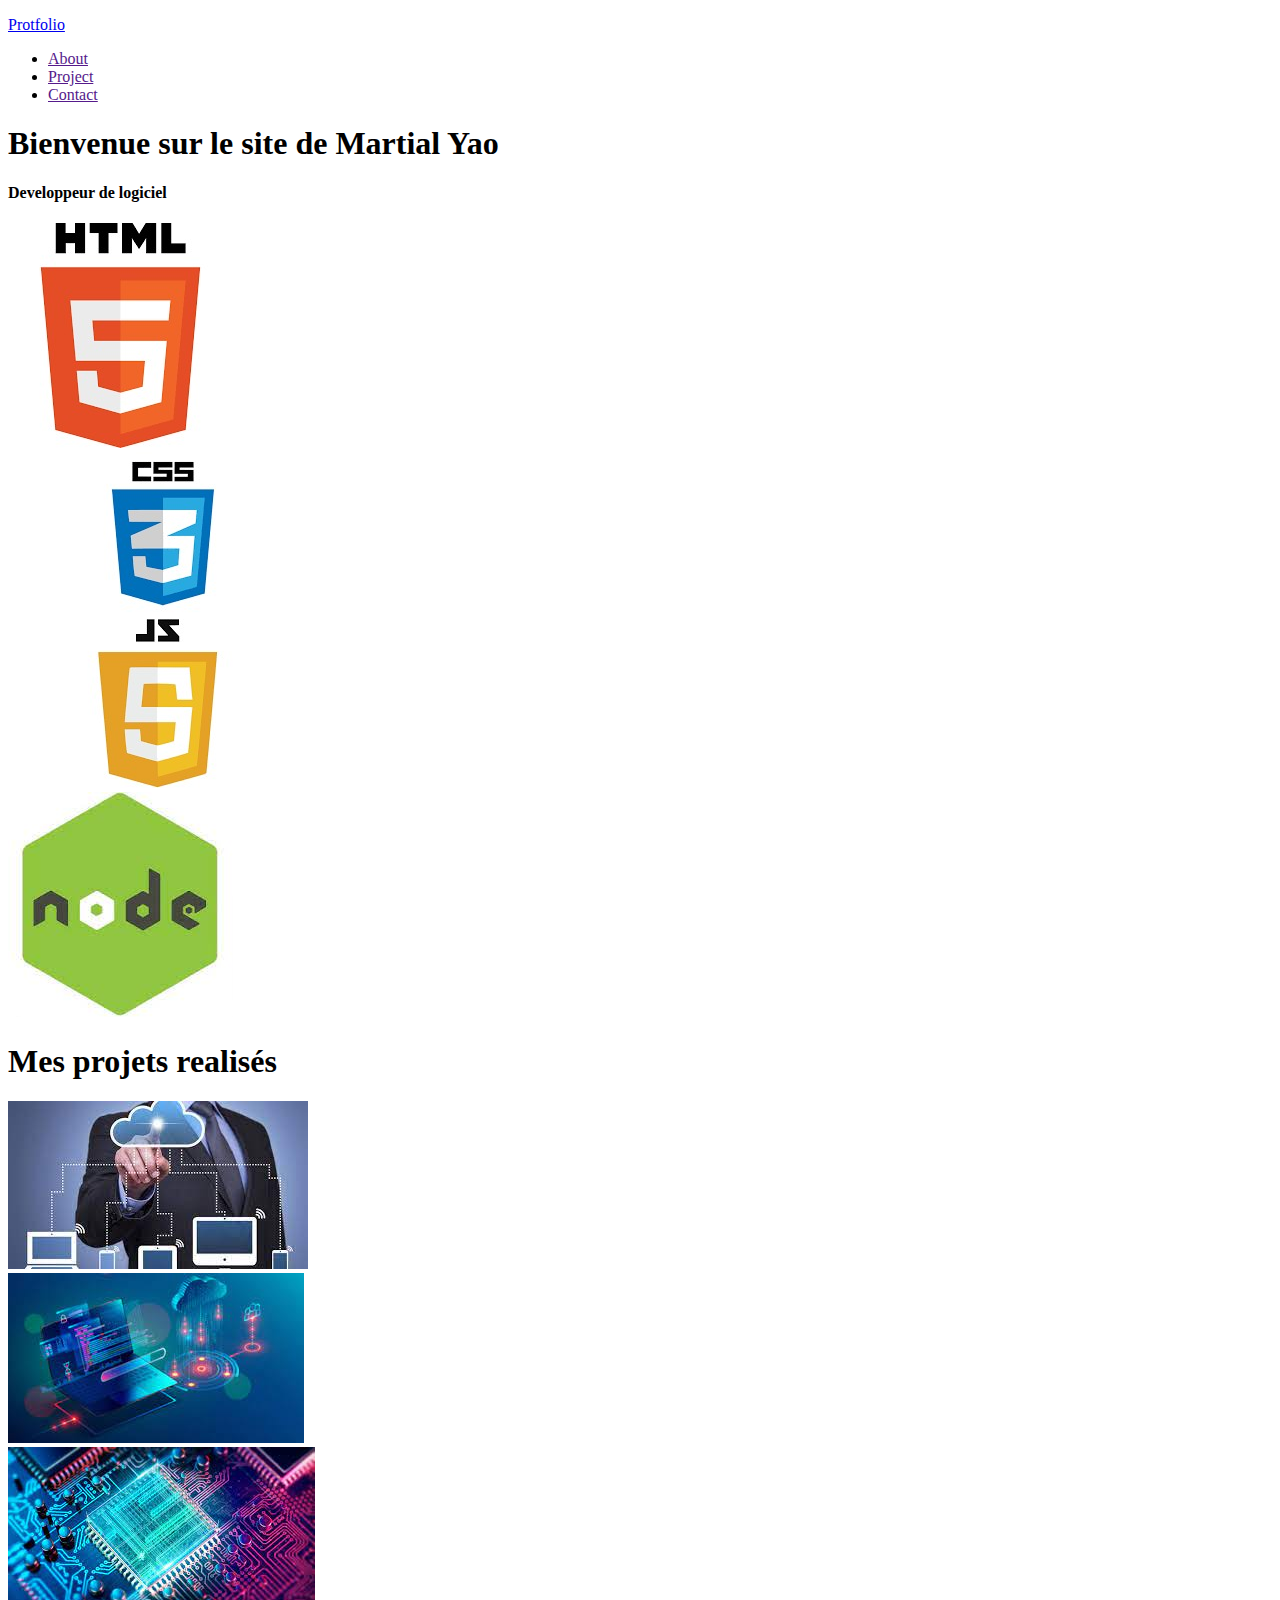
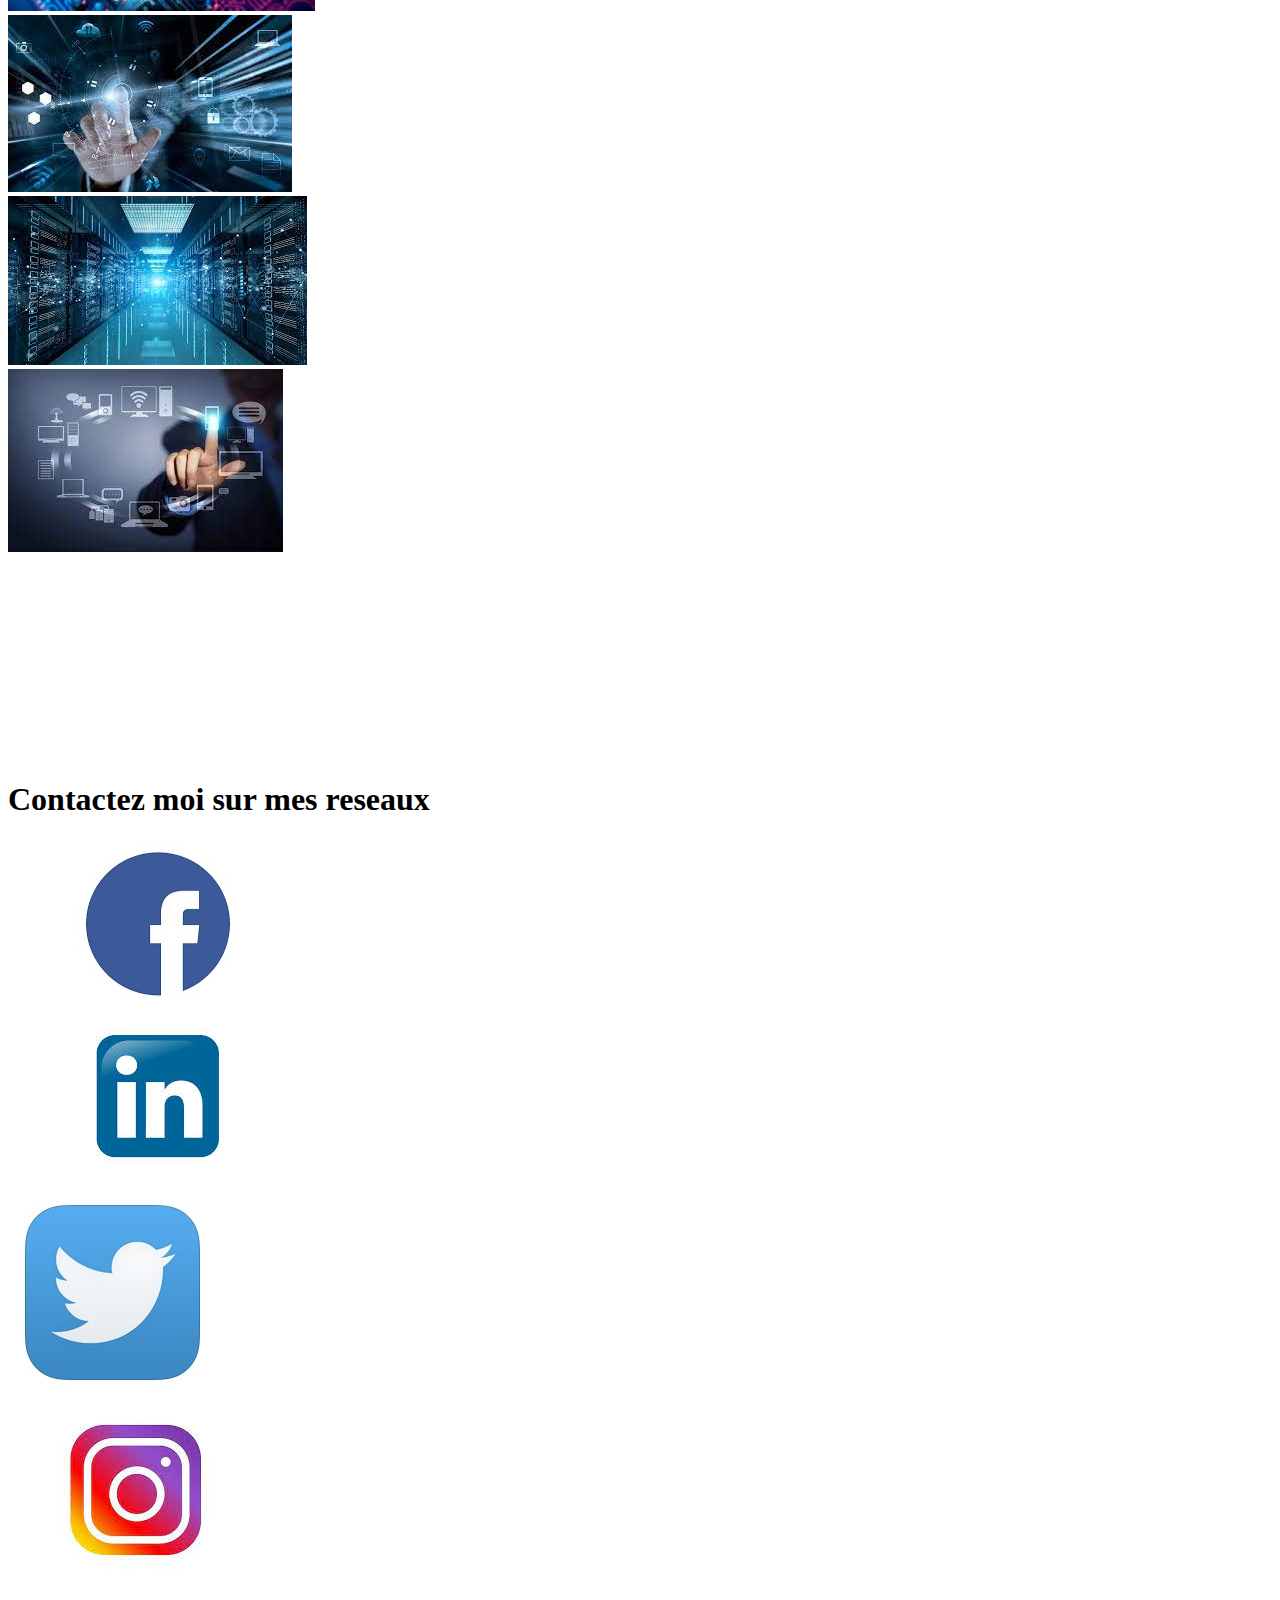
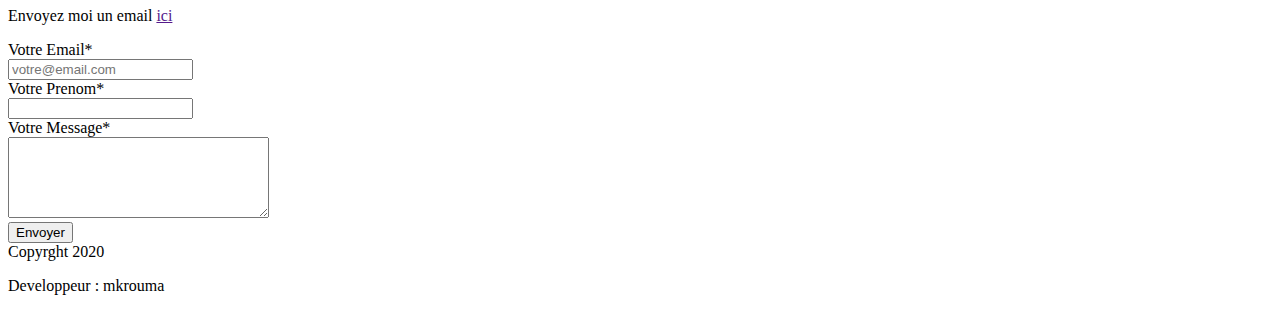
<file: 2_HTML/Checkpoint/index.html>
<!DOCTYPE html>
<html lang="en">
<head>
    <meta charset="UTF-8">
    <meta http-equiv="X-UA-Compatible" content="IE=edge">
    <meta name="viewport" content="width=device-width, initial-scale=1.0">
    <title>Portfolio - HTML Checkpoint</title>
</head>
<body>
    <!-- header -->
    <header>
        <a name="TopOfThePage"></a>
        <nav>
            <p><a href="#TopOfThePage">Protfolio</a></p>
            <ul>
                <li><a href="">About</a></li>
                <li><a href="">Project</a></li>
                <li><a href="">Contact</a></li>
            </ul>
        </nav>
    </header>

    <!-- main -->
    <main>
        <!-- section welcome -->
        <section>
            <h1>Bienvenue sur le site de Martial Yao</h1>
            <h4>Developpeur de logiciel</h4>
            <div>
                <div><img src="res/images/1html.jpeg" alt=""></div>
                <div><img src="res/images/2CSS.jpeg" alt=""></div>
                <div><img src="res/images/3JS.jpeg" alt=""></div>
                <div><img src="res/images/4NODE.jpeg" alt=""></div>
            </div>

        </section>

        <!-- section project -->
        <section>
            <h1>Mes projets realis&eacute;s</h1>
            <div>
                <div><img src="res/images/5IMG.jpeg" alt=""></div>
                <div><img src="res/images/6IMG.jpeg" alt=""></div>
                <div><img src="res/images/7IMG.jpeg" alt=""></div>
                <div><img src="res/images/8IMG.jpeg" alt=""></div>
                <div><img src="res/images/9IMG.jpeg" alt=""></div>
                <div><img src="res/images/10IMG.jpeg" alt=""></div>
            </div>
            <iframe src="https://www.youtube.com/watch?v=FEYbLmDeDkg" frameborder="0" width="400" height="200"></iframe>
        </section>

        <!-- section contact -->
        <section>
            <h1>Contactez moi sur mes reseaux</h1>
            <div>
                <div><img src="res/images/11FACE.jpeg" alt=""></div>
                <div><img src="res/images/12IN.jpeg" alt=""></div>
                <div><img src="res/images/13TWITER.jpeg" alt=""></div>
                <div><img src="res/images/14INSTA.jpeg" alt=""></div>
            </div>
            <div>
                <p>Envoyez moi un email <a href="">ici</a></p>
            </div>
            <div>
                <form>
                    <label>Votre Email* <br></label>
                    <input type="text" name="email" placeholder="votre@email.com" />
                    <br />
              
                    <label>Votre Prenom* <br></label>
                    <input type="text" name="prenom" />
                    <br />
              
                    <label>Votre Message* <br></label>
                    <textarea name="message" cols="30" rows="5"></textarea>
                    <br />

              
                    <input type="submit" value="Envoyer" />
                  </form>
            </div>
        </section>
    </main>

    <!-- footer -->
    <footer>
        <div>Copyrght 2020</div>
        <p>Developpeur : mkrouma</p>
    </footer>
    
</body>
</html>
</file>
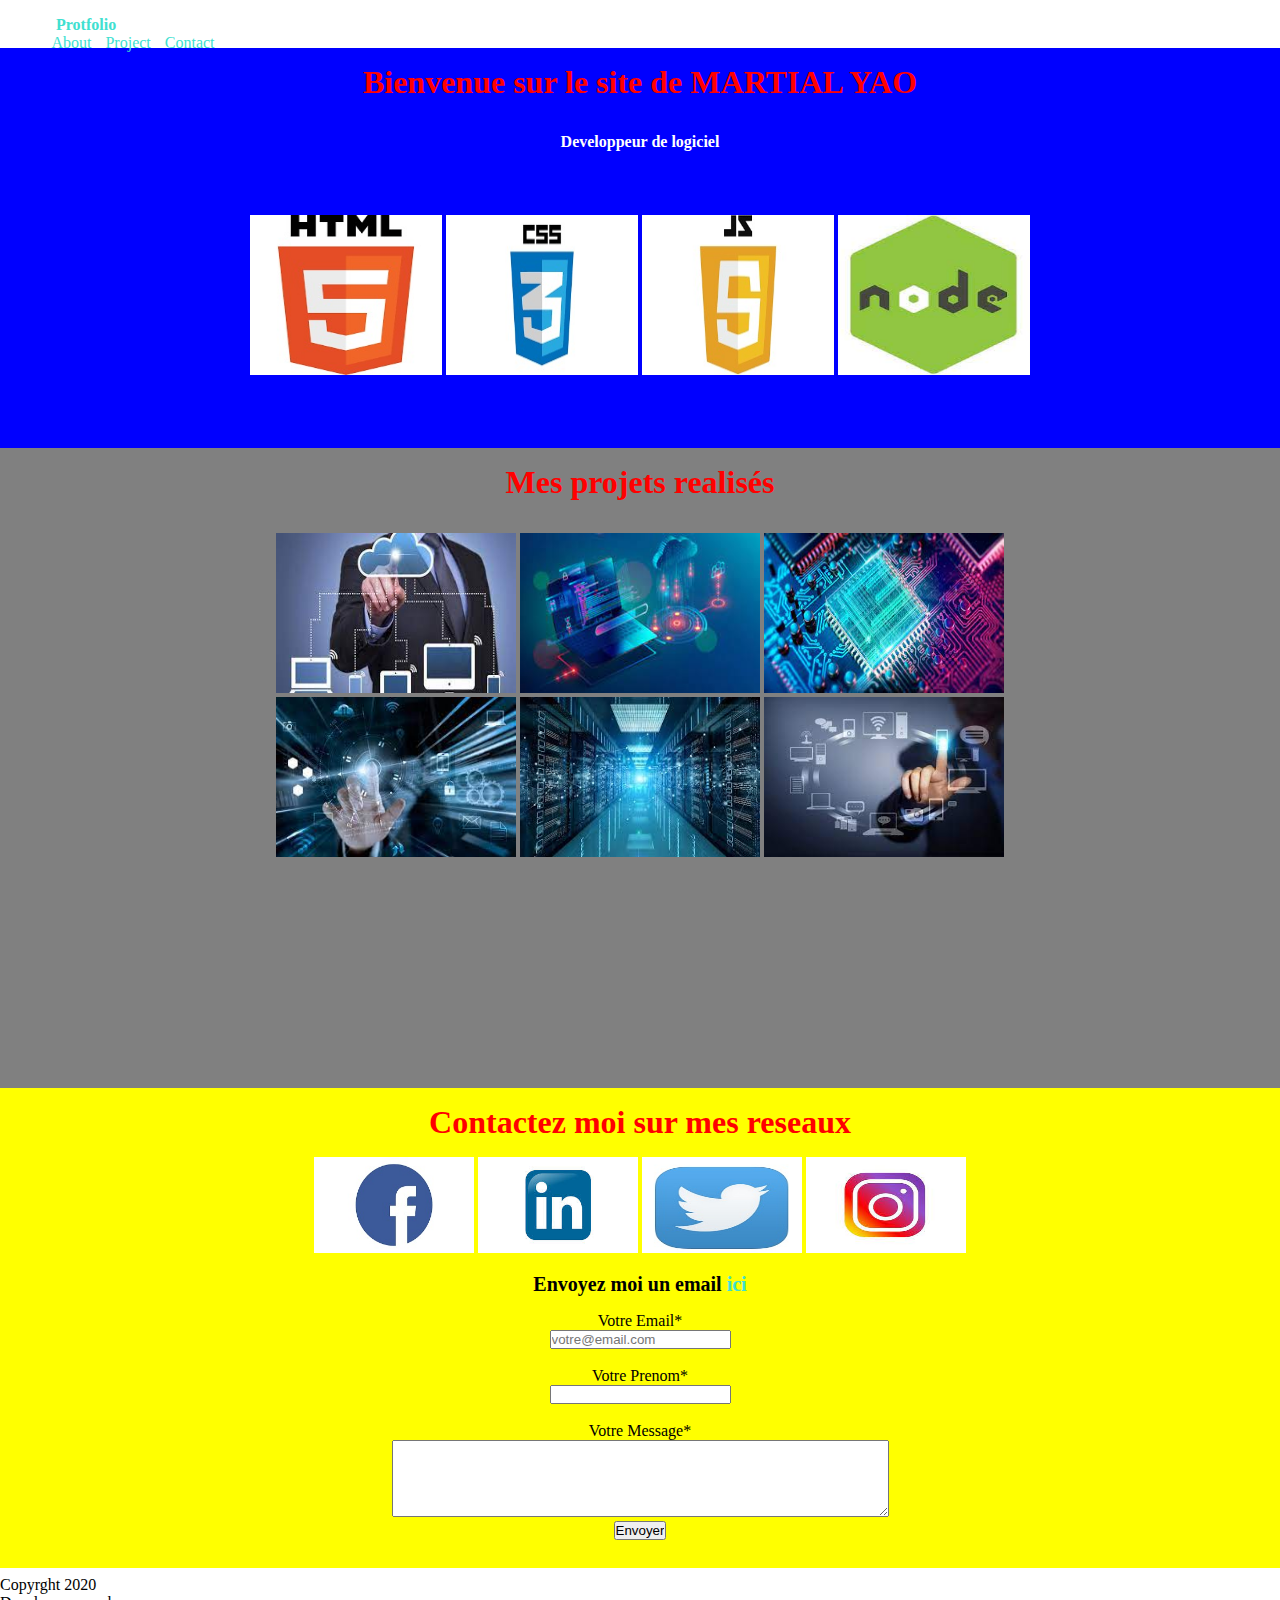
<file: 3_CSS/Checkpoint/index.html>
<!DOCTYPE html>
<html lang="en">
<head>
    <meta charset="UTF-8">
    <meta http-equiv="X-UA-Compatible" content="IE=edge">
    <meta name="viewport" content="width=device-width, initial-scale=1.0">
    <title>Portfolio - CSS Checkpoint</title>
    <link rel="stylesheet" href="css/style.css">
</head>
<body>
    <!-- header -->
    <header>
        <a name="TopOfThePage"></a>
        <nav>
            <div class="navbar">
                <div id="navbar-portfolio" class="navbar-child">
                    <a href="#TopOfThePage">Protfolio</a>
                </div>
                <div id="navbar-others" class="navbar-child">
                    <ul>
                        <li class="navbar-right"><a href="#sectionABout">About</a></li>
                        <li class="navbar-right"><a href="#sectionProject">Project</a></li>
                        <li class="navbar-right"><a href="#sectionContact">Contact</a></li>
                    </ul>
                </div>
            </div>
        </nav>
    </header>

    <!-- main -->
    <main>
        <!-- section about -->
        
        <section class="section-about">
            <a name="sectionABout"></a>
            <h1 id="about-welcome">Bienvenue sur le site de MARTIAL YAO</h1>
            <h4 id="about-domain">Developpeur de logiciel</h4>
            <div class="about-images">
                <div class="about-images-inline"><img src="res/images/1html.jpeg" alt=""></div>
                <div class="about-images-inline"><img src="res/images/2CSS.jpeg" alt=""></div>
                <div class="about-images-inline"><img src="res/images/3JS.jpeg" alt=""></div>
                <div class="about-images-inline"><img src="res/images/4NODE.jpeg" alt=""></div>
            </div>

        </section>

        <!-- section project -->
        <section class="section-project">
            <a name="sectionProject"></a>
            <h1 id="project-title">Mes projets realis&eacute;s</h1>
            <div class="project-images">
                <div>
                    <div class="project-images-inline1"><img src="res/images/5IMG.jpeg" alt=""></div>
                    <div class="project-images-inline1"><img src="res/images/6IMG.jpeg" alt=""></div>
                    <div class="project-images-inline1"><img src="res/images/7IMG.jpeg" alt=""></div>
                </div>
                <div>
                    <div class="project-images-inline2"><img src="res/images/8IMG.jpeg" alt=""></div>
                    <div class="project-images-inline2"><img src="res/images/9IMG.jpeg" alt=""></div>
                    <div class="project-images-inline2"><img src="res/images/10IMG.jpeg" alt=""></div>
                </div>
                
            </div>
            <div class="project-video">
                <iframe src="https://www.youtube.com/watch?v=FEYbLmDeDkg" frameborder="0" width="400" height="200"></iframe>
            </div>
            
        </section>

        <!-- section contact -->
        <section class="section-contact">
            <a name="sectionContact"></a>
            <h1>Contactez moi sur mes reseaux</h1>
            <div class="contact-images">
                <div class="contact-images-inline"><img src="res/images/11FACE.jpeg" alt=""></div>
                <div class="contact-images-inline"><img src="res/images/12IN.jpeg" alt=""></div>
                <div class="contact-images-inline"><img src="res/images/13TWITER.jpeg" alt=""></div>
                <div class="contact-images-inline"><img src="res/images/14INSTA.jpeg" alt=""></div>
            </div>
            <div>
                <p id="send-email">Envoyez moi un email <a href="">ici</a></p>
            </div>
            <div>
                <form>
                    <label>Votre Email* <br></label>
                    <input type="text" name="email" placeholder="votre@email.com" />
                    <br>
                    <br>
              
                    <label>Votre Prenom* <br></label>
                    <input type="text" name="prenom" />
                    <br>
                    <br>
              
                    <label>Votre Message* <br></label>
                    <textarea name="message" cols="60" rows="5"></textarea>
                    <br>

                    <input type="submit" value="Envoyer" />
                  </form>
            </div>
        </section>
    </main>

    <!-- footer -->
    <footer>
        <div class="footer">
            <div class="footer-inline">Copyrght 2020</div>
            <p class="footer-inline">Developpeur : mkrouma</p>
        </div>
    </footer>
    
</body>
</html>
</file>
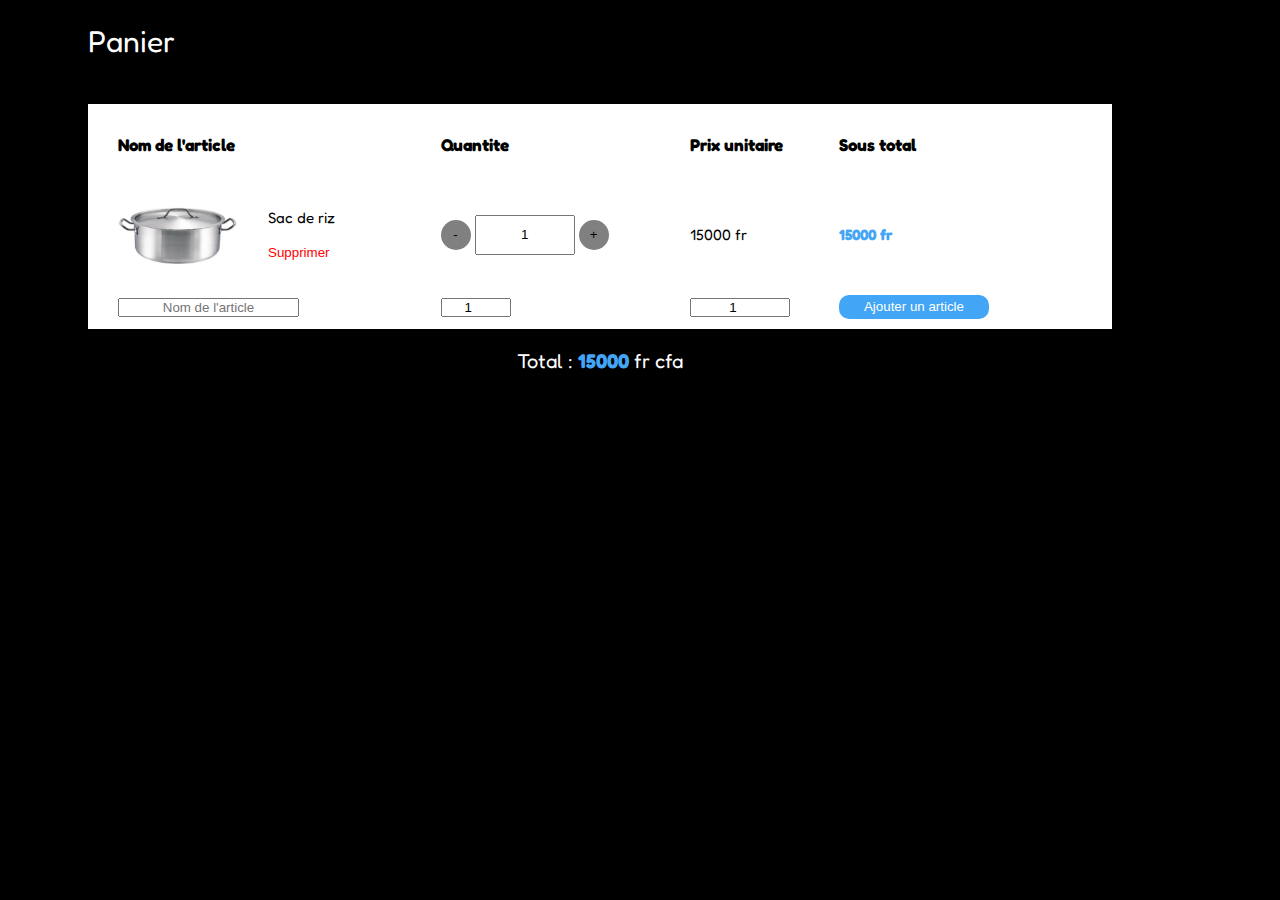
<file: 6_DOM/Checkpoint/index.html>
<!DOCTYPE html>
<html lang="en">
<head>
    <meta charset="UTF-8">
    <meta http-equiv="X-UA-Compatible" content="IE=edge">
    <meta name="viewport" content="width=device-width, initial-scale=1.0">
    <title>DOM Checkpoint</title>
    <link rel="stylesheet" href="css/style.css">

    <!-- <script>
        var el = document.getElementsByClassName('minus-btn');
        console.log('el:', el);

        var elTbody = document.getElementsByClassName('tbody-quantity')
        var elValue = elTbody.getAttribute('value');
        console.log("tbody quantityt value", elTbody);

    </script> -->
</head>
<body>
    <main class="main-container">
        <div class="main-c-content">
            <div class="panier">
                <p>Panier</p>
            </div>

            <div class="article">
                <div class="article-container">
                    <table class="article-table">
                        <thead>
                            <tr>
                                <th>Nom de l'article</th>
                                <th>Quantite</th>
                                <th>Prix unitaire</th>
                                <th>Sous total</th>
                            </tr>
                        </thead>
                        <tbody>
                            <tr class="product">
                                <td>
                                    <div class="article-name">
                                        <div class="article-img"><img src="res/marmite.jpg" alt=""></div>
                                        <div class="article-name-supp">
                                            <p>Sac de riz</p>
                                            <p><button class="supp-btn">Supprimer</button></p>
                                        </div>
                                    </div>
                                </td>
                                <td>
                                    <button class="minus-plus-btn minus-btn">-</button>
                                    <input type="text" class="quantity" width="30px" value="1">
                                    <button class="minus-plus-btn plus-btn">+</button>
                                </td>
                                <td class="price"><span>15000</span> fr</td>
                                <td class="subtotal"><span>15000</span> fr</td>
                            </tr>
                        </tbody>
                        <tfoot class="tfoot-container">
                            <tr>
                                <td><input type="text" placeholder="Nom de l'article"></td>
                                <td><input type="number" class="tfoot-quantity" value="1"></td>
                                <td><input type="number" class="tfoot-price" value="1"></td>
                                <td><button id="add-product">Ajouter un article</button></td>
                            </tr>
                        </tfoot>
                    </table> 
                </div>
            </div>

            <div class="total">
                <div class="total-text">
                    Total : <span>62000</span> fr cfa
                </div>
            </div>

        </div>
    </main>

    <script src="js/main.js"></script>
</body>
</html>
</file>
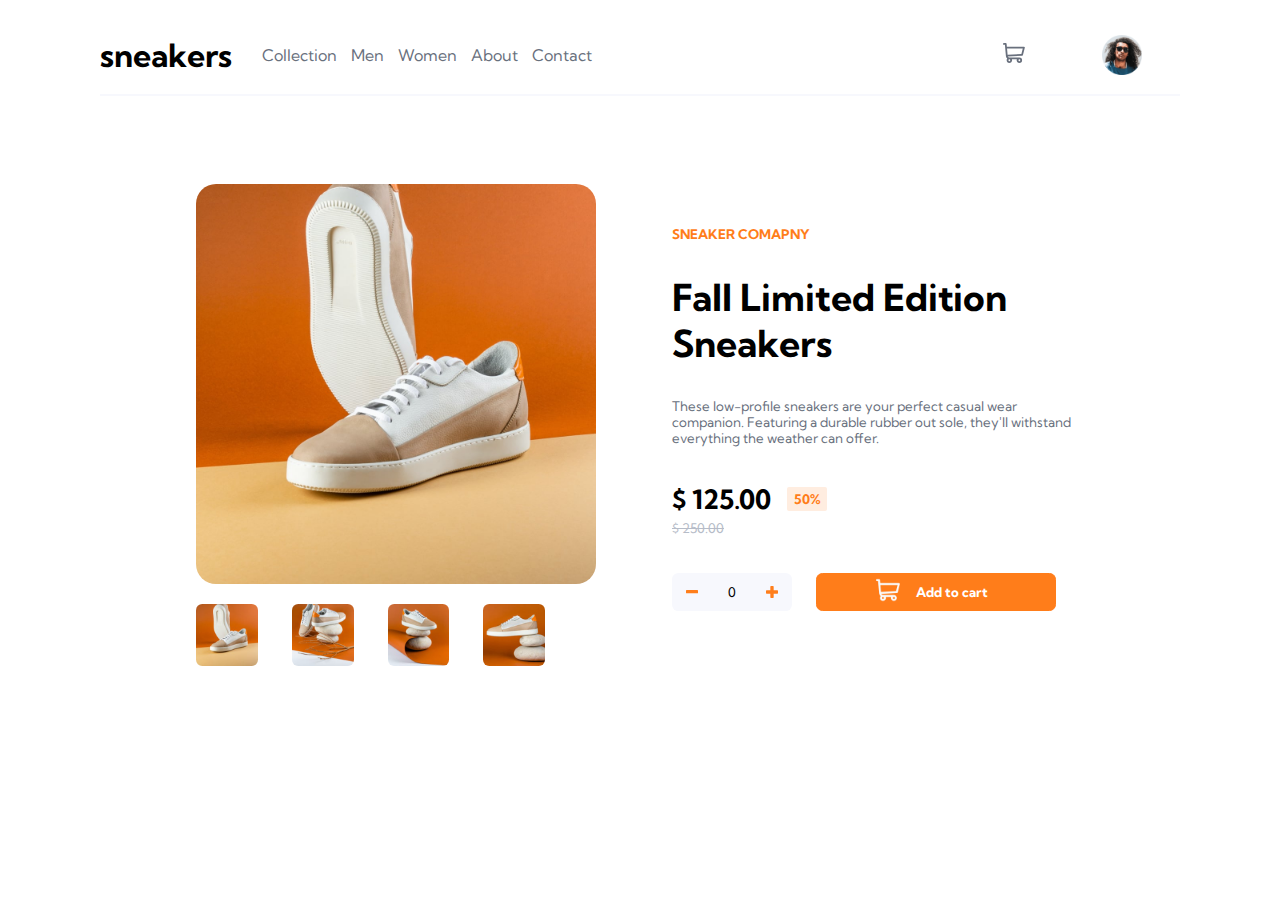
<file: 3_CSS/Exercices/Sneaker/index.html>
<!DOCTYPE html>
<html lang="en">
<head>
  <meta charset="UTF-8">
  <meta http-equiv="X-UA-Compatible" content="IE=edge">
  <meta name="viewport" content="width=device-width, initial-scale=1.0">
  <title>Sneakers</title>
  <link rel="stylesheet" href="css/style.css">
</head>
<body>
  <!-- header -->
  <header>
    <div class="nav">
      <div class="nav-left">
        <div class="sneaker">
          <p>sneakers</p>
        </div>
        <div class="nav-links">
          <a href="" class="nav-link">Collection</a>
          <a href="" class="nav-link">Men</a>
          <a href="" class="nav-link">Women</a>
          <a href="" class="nav-link">About</a>
          <a href="" class="nav-link">Contact</a>
        </div>
      </div>

      <div class="nav-right">
        <div class="img-cart">
          <img src="images/icon-cart.svg" alt="cart">
        </div>
        <div class="img-container">
          <img src="images/image-avatar.png" alt="avatar">
        </div>
      </div>
    </div>
  </header>

  <!-- main -->
  <main>
    <div class="content">
      <div class="sneakers-images">
        <div class="sneakers-image-overview">
          <img src="images/image-product-1.jpg" alt="">
        </div>
        <div class="sneakers-image-minis">
          <div>
            <img src="images/image-product-1-thumbnail.jpg" alt="" class="sneakers-img-minis-thumbail-1">
            <img src="images/image-product-2-thumbnail.jpg" alt="" class="include-marge-left-minis">
            <img src="images/image-product-3-thumbnail.jpg" alt="" class="include-marge-left-minis">
            <img src="images/image-product-4-thumbnail.jpg" alt="" class="include-marge-left-minis">
          </div>
        </div>
      </div>
      <div class="sneakers-infos">
        <div class="sneakers-infos-container">
          <div class="sneaker-info">
            <p class="sneaker-comapny">SNEAKER COMAPNY</p>
            <p class="blank"></p>
            <p class="sneaker-edition">Fall Limited Edition Sneakers</p>
          </div>
          <p class="blank"></p>

          <div class="sneaker-info-description">
            These low-profile sneakers are your perfect casual wear companion.
            Featuring a durable rubber out sole, they'll withstand everything
            the weather can offer.
          </div>
          <p class="blank"></p>

          <div class="sneaker-info-price">
            <div class="sneaker-info-price-actual">&#36 125.00</div>
            <div class="sneaker-info-price-discount">
              <p>50%</p> 
            </div>
            
          </div>
          <div class="sneaker-info-price-old"><del>&#36 250.00</del></div>
          <p class="blank"></p>


          <div class="sneaker-info-chart">
            <div class="sneaker-chart-number">
              <div class="sneaker-chart-number-minus"><img src="images/icon-minus.svg" alt=""></div>
              <div class="sneaker-chart-number-text"><p>0</p></div>
              <div class="sneaker-chart-number-plus"><img src="images/icon-plus.svg" alt=""></div>
            </div>
            <div class="sneaker-chart-add">
              <div class="sneaker-chart-add-icon"><img src="images/icon-cart-white.png" alt="cart"></div>
              <div class="sneaker-chart-add-to-cart"><p>Add to cart</p></div>
            </div>
          </div>
        </div>
      </div>
    </div>
  </main>

  <!-- footer  -->
  <footer></footer>
</body>
</html>
</file>
<file: 3_CSS/Checkpoint/css/style.css>
*{
    margin: 0px;
    padding: 0px;
    box-sizing: border-box;
}

body{
    font-family : roboto sans-serif;
}

h1{
    color: red;
    font-weight: bold;
}

h4{
    color: white;
    font-weight: bold;
}

a{
    text-decoration: none;
    color: turquoise;
}

/* .navbar, .section-about, .section-project, #navbar-portfolio, #navbar-others, #about-welcome, #about-domain, .about-images{
    border: 1px solid red;
} */

.navbar{
    width: 100%;
    height: 2rem;
    margin-top: 1rem;
    color: turquoise;
}

.navbar-child{
    display: inline-block;
    /* width: 100px;
    height: 100px; */
}

#navbar-portfolio{
    width: 75%;
    margin: 0 0.5em 0 3.5em;
    font-weight: bold;
}

#navbar-others{
    width: 20%;
    text-align: center;
}

.navbar-right{
    display: inline-block;
    padding-left: 10px;
    /* margin-left: auto;
    margin-right: auto; */
}


/* section about  */
.section-about{
    background-color: blue;
    width: 100%;
    height: 25rem;
    text-align: center;
}

#about-welcome{
    padding: 1rem 0 1rem 0;
}

#about-domain{
    padding: 1rem 0 1rem 0;
}

.about-images{
    width: 100%;
    padding: 3rem 0 0 0;
}

.about-images-inline{ 
    /* width: 10px; */
    width: 12rem;
    height: 10rem;
    margin: 0 auto;
    display: inline-block;
}

.about-images-inline img{
    width: 100%;
    height: 100%;
}



/* section project  */
.section-project{
    background-color: gray;
    width: 100%;
    height: 40rem;
    text-align: center;
    padding: 1rem 0 2rem 0;
}

#project-title{
    margin: 0 0 1rem 0;
}

.project-images{
    width: 100%;
    padding: 1rem 0 0 0;
}

.project-images-inline1{
    width: 15rem;
    height: 10rem;
    margin: 0 auto;
    display: inline-block;
}

.project-images-inline1 img{
    width: 100%;
    height: 100%;
}

.project-images-inline2{
    width: 15rem;
    height: 10rem;
    margin: 0 auto;
    display: inline-block;
}

.project-images-inline2 img{
    width: 100%;
    height: 100%;
}

.project-video{
    width: 100%;
    padding: 1rem 0 0 0;
}

project-video iframe{
    width: 100%;
    height: 100%;
}

/* section contact  */
.section-contact{
    background-color: yellow;
    width: 100%;
    height: 30rem;
    text-align: center;
    padding: 1rem 0 2rem 0;
}

.contact-images{
    width: 100%;
    padding: 1rem 0 0 0;
}

.contact-images-inline{
    width: 10rem;
    height: 6rem;
    /* margin: 0 auto; */
    display: inline-block;
}

.contact-images-inline img{
    width: 100%;
    height: 100%;
}

#send-email{
    font-size: 20px;
    font-weight: bold;
    padding: 1rem 0 1rem 0;
}



/* footer  */
.footer{
    width: 100%;
    height: 3rem;
    padding: 0.5rem 0 2rem 0;
}

.footer-inline{
    width: 100%;
    /* height: 2rem; */
    margin: 0 auto;
    display: inline-block;
}
</file>
<file: 6_DOM/Checkpoint/css/style.css>
@import url('https://fonts.googleapis.com/css2?family=Fredoka:wght@400;600&display=swap');

*{
    margin: 0;
    padding: 0;
    box-sizing: border-box;
}


body{
    font-family: 'Fredoka', sans-serif;
    font-size: 15px;

    background-color: black;
}

:root{
    --blue-own: #42a5f5;
}

/* .main-container, .main-c-content, .panier, .article, .total{
    border: 1px solid red;
} */

.main-container{
    width: 100%;
    /* height: 500px; */

    background-color: black;

    display: flex;
    align-items: center;
    justify-content: center;
}

.main-c-content{
    width: 80%;
    height: 80%;
    margin-right: 5rem;

    display: flex;
    flex-direction: column;
    align-items: center;
    /* justify-content: center; */
}


/* panier  */
.panier{
    width: 100%;
    height: 10%;

    padding: 1.5em 0 1em 0;
}

.panier p{
    font-size: 30px;
    color: white;
}


/* article  */
/* .article, .article-container, .article-table,
.ac-top, .ac-bottom, .fill, .add{
    border: 1px solid red;
} */

.article{
    width: 100%;
    height: 80%;

    background-color: white;
    margin: 30px 0 10px 0;
    padding: 30px 50px 10px 30px;
}

.article-container{
    width: 100%;
    height: 100%;

    display: flex;
    flex-direction: column;
    align-items: center;
    
}

.ac-top{
    width: 100%;
    height: 90%;
}

.article-table{
    width: 100%;
    height: 100%;
}

table{
    border-collapse: collapse;
    text-align: left;
}

thead tr{
    border-bottom: 20px solid white;
}

tbody td{
    top: 5rem;
}

th{
    /* font-weight: normal; */
    font-size: 17px;
}

.minus-plus-btn{
    width: 30px;
    height: 30px;
    border-radius: 50%;
    border: none;

    background-color: gray;
    
}

.minus-plus-btn:hover{
    cursor: pointer;
    background-color: var(--blue-own);
}

.quantity{
    width: 100px;
    height: 40px;
}

.article-name{
    width: 100%;
    height: 100%;

    display: flex;
    justify-content: start;
    align-items: center;
}

.article-name-supp{
    margin-left: 2em;
}

.article-name-supp p{
    margin: 1em 0 1em 0;
}

.supp-btn{
    border: none;
    background-color: transparent;
    color: red;
}

.supp-btn:hover{
    cursor: pointer;
}

.article-img{
    width: 120px;
    height: 120px;
}

.article-img img{
    width: 100%;
    height: 100%;
}

.tfoot-container{
    margin-top: 20px;
}

.tfoot-quantity{
    width: 70px;
}

.tfoot-price{
    width: 100px;
}

.subtotal{
    color: var(--blue-own);
    font-weight: bold;
}

#add-product{
    background-color: var(--blue-own);
    color: white;
    width: 150px;
    height: 1.5rem;
    border: none;
    border-radius: 10px;
}

#add-product:hover{
    cursor: pointer;
}

.fill{
    width: 50%;
    height: 100%;

    display: flex;
    justify-content: space-between;
    align-items: center;
}

input{
    text-align: center;
}

.add{
    width: 50%;
    height: 100%;

    display: flex;
    align-items: center;
    justify-content: end;
}

.add-div{
    width: 150px;
    background-color: var(--blue-own);
    text-align: center;

    border-radius: 10px;
}

/* total  */
/* .total, .total-text{
    border: 1px solid red;
} */

.total{
    width: 100%;
    height: 10%;

    display: flex;
    align-items: center;
    justify-content: center;
}

.total-text{
    width: 50%;
    height: 80%;

    text-align: center;
    color: white;
    font-size: 20px;

    padding-top: 0.5em;
}

.total-text span{
    font-weight: bold;
    color: var(--blue-own);

}
</file>
<file: 3_CSS/Exercices/Sneaker/css/style.css>
@import url('https://fonts.googleapis.com/css2?family=Kumbh+Sans:wght@400;700&display=swap');

*{
    margin: 0;
    padding: 0;
    box-sizing: border-box;
}

body{
    font-family: 'Kumbh Sans', sans-serif;
    margin: 0px 100px 0px 100px;
}

:root{
    --orange : hsl(26, 100%, 55%);
    --pale-orange : hsl(25, 100%, 94%);
    --very-vark-blue : hsl(220, 13%, 13%);
    --dark-grayish-blue: hsl(219, 9%, 45%);
    --grayish-blue : hsl(220, 14%, 75%);
    --light-grayish-blue : hsl(223, 64%, 98%);
    --black : hsl(0, 0%, 0%);
    --white : hsl(0, 0%, 100%)
}

.nav{
    display: flex;
    align-items: center;
    margin:1rem 0 1rem 0;
    height : 80px;
    border-bottom: 2px solid var(--light-grayish-blue);
    
}
.nav-left{
    /* border: 1px solid red; */
    width : 80%;

    display: flex;
    align-items: center;
}

.nav-right{
    /* border: 1px solid blue; */
    width : 20%;

    display: flex;
    align-items: center;
    justify-content: space-around;
}

.img-container{
    width: 40px;
    height: 40px;
}

.img-container img{
    width: 100%;
    height: 100%;
}

.sneaker{
    font-family: 'Kumbh Sans', sans-serif;
    font-size: 2rem;
    font-weight: bold;
}

.nav-links{
    margin-left: 20px;
}

.nav-link{
    padding-left: 10px;
    text-decoration: none;
    color: var(--dark-grayish-blue);
}

.content{
    /* border: 1px solid red; */
    margin: 2.5rem 1rem 2.5rem 1rem;
    height : 600px;
    display: flex;
}

.sneakers-images{
    /* border: 1px solid red; */
    width : 50%;
    padding: 0 2rem 0 2rem;
}

.sneakers-infos{
    font-family: 'Kumbh Sans', sans-serif;
    font-size: 10pt;

    /* border: 1px solid red; */
    width : 50%;
    padding: 0 2rem 0 2rem;

    display: flex;
    align-items: center;
    justify-content: start;
}

.sneakers-image-overview{
    /* border: 1px solid red; */
    padding: 3rem 0 0 3rem;
    /* margin-bottom : 5px;  */
    /* height: 80%; */

    /* display: flex;
    align-items: center;
    justify-content: center; */
}

.sneakers-image-overview img{
    width: 400px;
    height: 400px;
    border-radius: 5%;
}

.sneakers-image-minis{
    /* border: 1px solid red; */
    padding: 1rem 0 0 3rem;
    /* height: 20%; */
    /* padding: 0 2rem 0 2rem; */

    display: flex;
    align-items: start;
    justify-content: space-around;
}



.sneakers-image-minis img{
    width: 15%;
    /* width: 100px;
    height: 100px; */
    border-radius: 10%;
    /* margin-left: 30px; */
}

.include-marge-left-minis{
    margin-left: 30px;
}

.sneakers-infos-container{
    /* border: 1px solid red; */
    width : 400px;
    height : 70%;
    /* padding: 1rem 0 1rem 0; */
}

.sneaker-info{
    font-family: 'Kumbh Sans', sans-serif;
    font-weight: bold;
    /* border: 1px solid red; */
}

.sneaker-comapny{
    font-size: 10pt;
    color: var(--orange);
    font-style: bold;
}

.sneaker-edition{
    font-family: 'Kumbh Sans', sans-serif;
    font-size: 28pt;
    color: var(--black);
    font-weight: bold;
}

.blank{
    height: 2rem;
}

.sneaker-info-description{
    font-family: 'Kumbh Sans', sans-serif;
    font-size: 10pt;
    text-decoration: none;
    color: var(--dark-grayish-blue);
}

.sneaker-info-price{
    /* border: 1px solid red; */
    height : 10%;
    font-weight: bold;

    display: flex;
    align-items: center;
    justify-content: start;
}

.sneaker-info-price-actual{
    font-size: 20pt;
    color: var(--black);
}

.sneaker-info-price-discount{
    background-color: var(--pale-orange);
    color: var(--orange);
    font-style: bold;
    width: 2.5rem;
    height: 1.5rem;
    text-align: center;
    /* text-justify: inter-word; */
    margin-left: 1rem;
    border-radius: 2px;

    display: flex;
    align-items: center;
    justify-content: center;
}

.sneaker-info-price-discount p{
    font-style: bold;
}

.sneaker-info-price-old{
    /* font-size: 20pt; */
    color: var(--grayish-blue);
}

.sneaker-info-chart{
    /* border: 1px solid red; */
    height: 3rem;

    display: flex;
    align-items: center;
    justify-content: start;
}

.sneaker-chart-number{
    /* border: 1px solid red; */
    width: 30%;
    height: 80%;
    background-color: var(--light-grayish-blue);
    border-radius: 0.4rem;

    display: flex;
    align-items: center;
    justify-content: start;
}

.sneaker-chart-add{
    border: 1px solid red;
    width: 60%;
    height: 80%;
    margin-left: 1.5rem;

    background-color: var(--orange);
    border-radius: 0.4rem;
    border-color: var(--orange);

    display: flex;
    align-items: center;
    justify-content: center;
}

.sneaker-chart-number-minus {
    /* border: 1px solid red; */
    width: 35%;
    height: 100%;


    display: flex;
    align-items: center;
    justify-content: center;
}

.sneaker-chart-number-minus img{
    width: 30%;
    height: 10%;
}

.sneaker-chart-number-plus {
    /* border: 1px solid red; */
    width: 35%;
    height: 100%;

    display: flex;
    align-items: center;
    justify-content: center;
}

.sneaker-chart-number-plus img{
    width: 32%;
    height: 30%;
}

.sneaker-chart-number-text {
    /* border: 1px solid red; */
    width: 35%;
    height: 100%;
    font-style: bold;

    display: flex;
    align-items: center;
    justify-content: center;
}

.sneaker-chart-add-icon{
    /* border: 1px solid red; */
    width: 1.5rem;
    color: var(--white);
}

.sneaker-chart-add-to-cart{
    /* border: 1px solid red; */
    width: 5rem;
    margin-left: 1rem;
}

.sneaker-chart-add-to-cart p{
    color: var(--white);
    font-weight: bold;
}

.sneaker-chart-add-icon img{
    color: var(--white);
    width: 100%;
    /* background-color: var(--white); */
}

.sneakers-img-minis-thumbail-1 img{
    background-color: var(--white);
}
</file>
